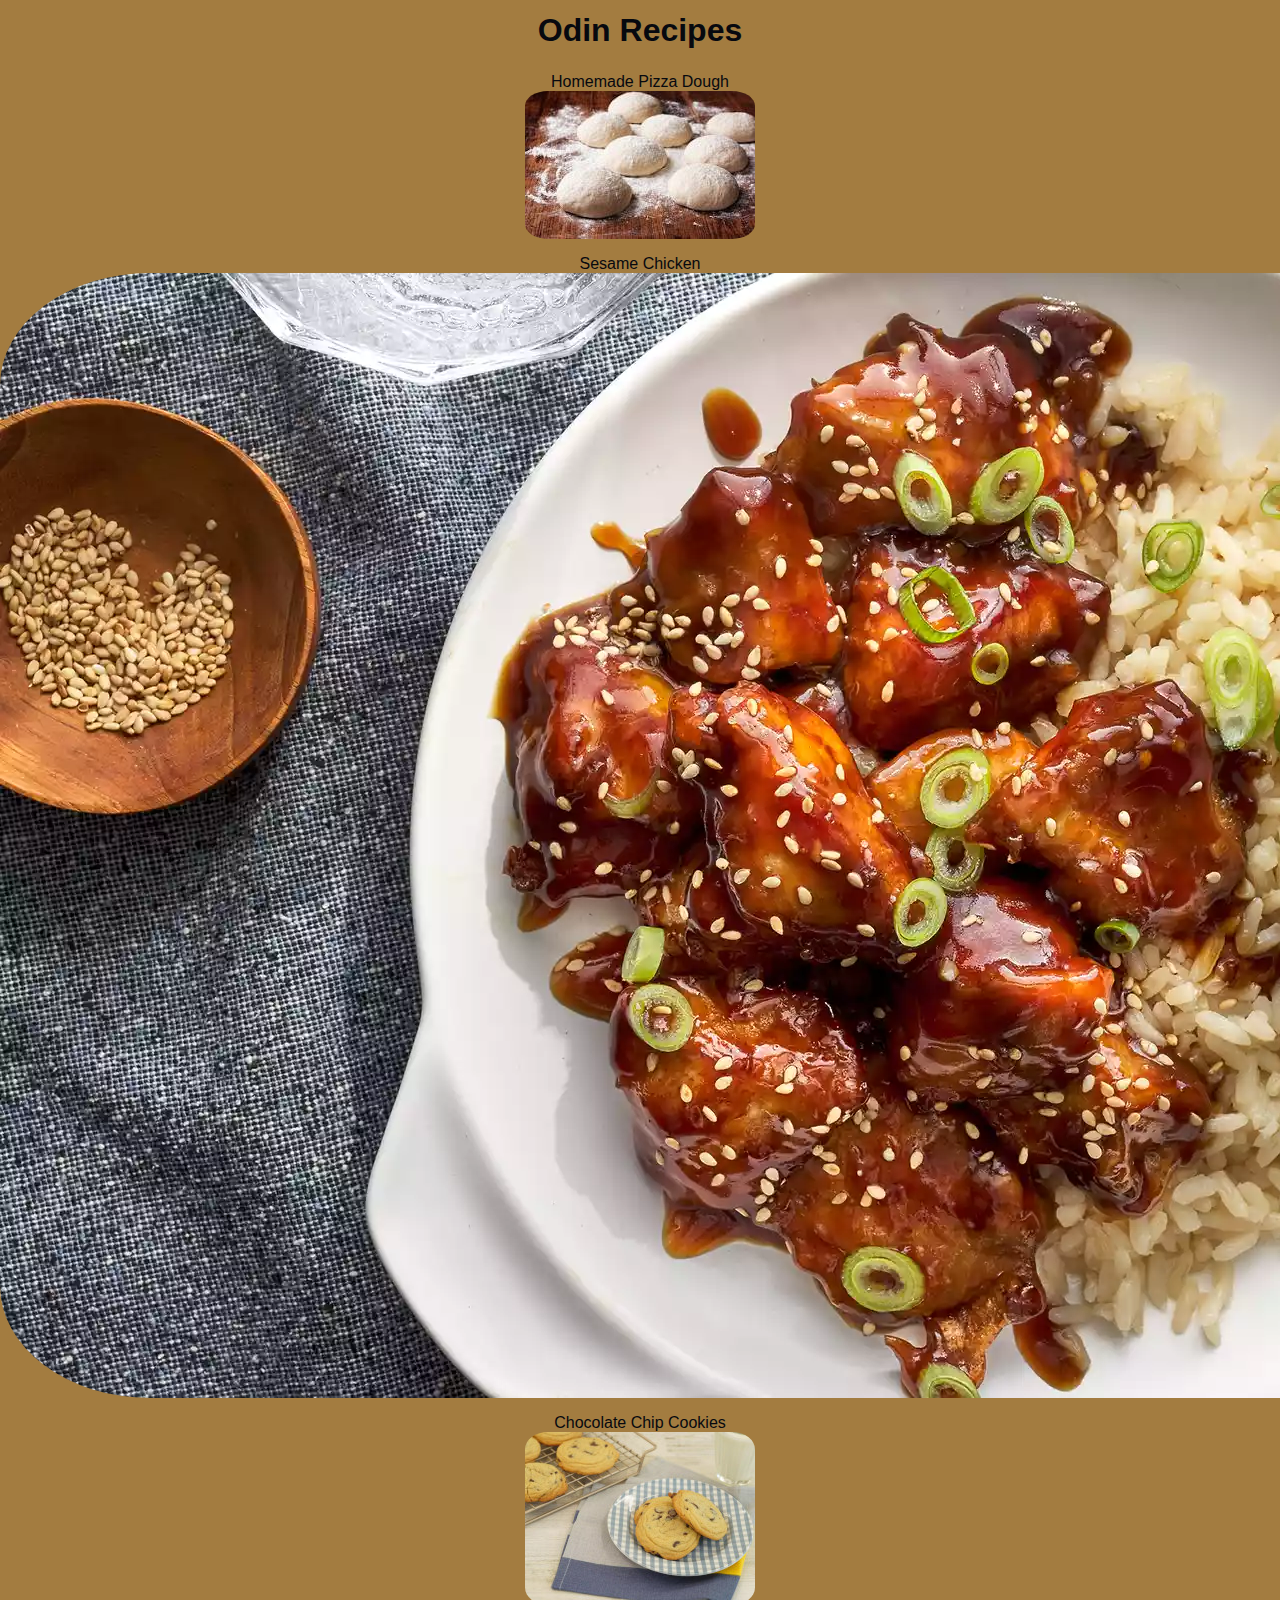
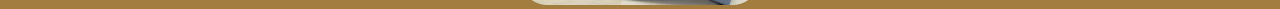
<file: index.html>
<!DOCTYPE html>
<html lang="en">
  <head>
    <meta charset="UTF-8" />
    <meta name="viewport" content="width=device-width, initial-scale=1.0" />
    <title>Odin Recipes</title>
    <link rel="stylesheet" href="styles.css" />
  </head>
  <body>
    <div id="odin-recipe-list">
      <h1>Odin Recipes</h1>
      <ul>
        <li class="recipe">
          <a id="pizza-dough" href="recipes/pizza-dough.html"
            >Homemade Pizza Dough</a
          >
        </li>
        <img src="images/pizza-dough.jpeg" alt="an image of pizza dough" />
        <li class="recipe">
          <a id="sesame-chicken" href="recipes/sesame-chicken.html"
            >Sesame Chicken</a
          >
        </li>
        <img
          src="images/sesame-chicken.jpeg"
          alt="an image of sesame chicken"
        />
        <li class="recipe">
          <a
            id="chocolate-chip-cookies"
            href="recipes/chocolate-chip-cookies.html"
            >Chocolate Chip Cookies</a
          >
        </li>
        <img
          src="images/chocolate-chip-cookies.jpeg"
          alt="an image of chocolate chip cookies"
        />
      </ul>
    </div>
  </body>
</html>
</file>
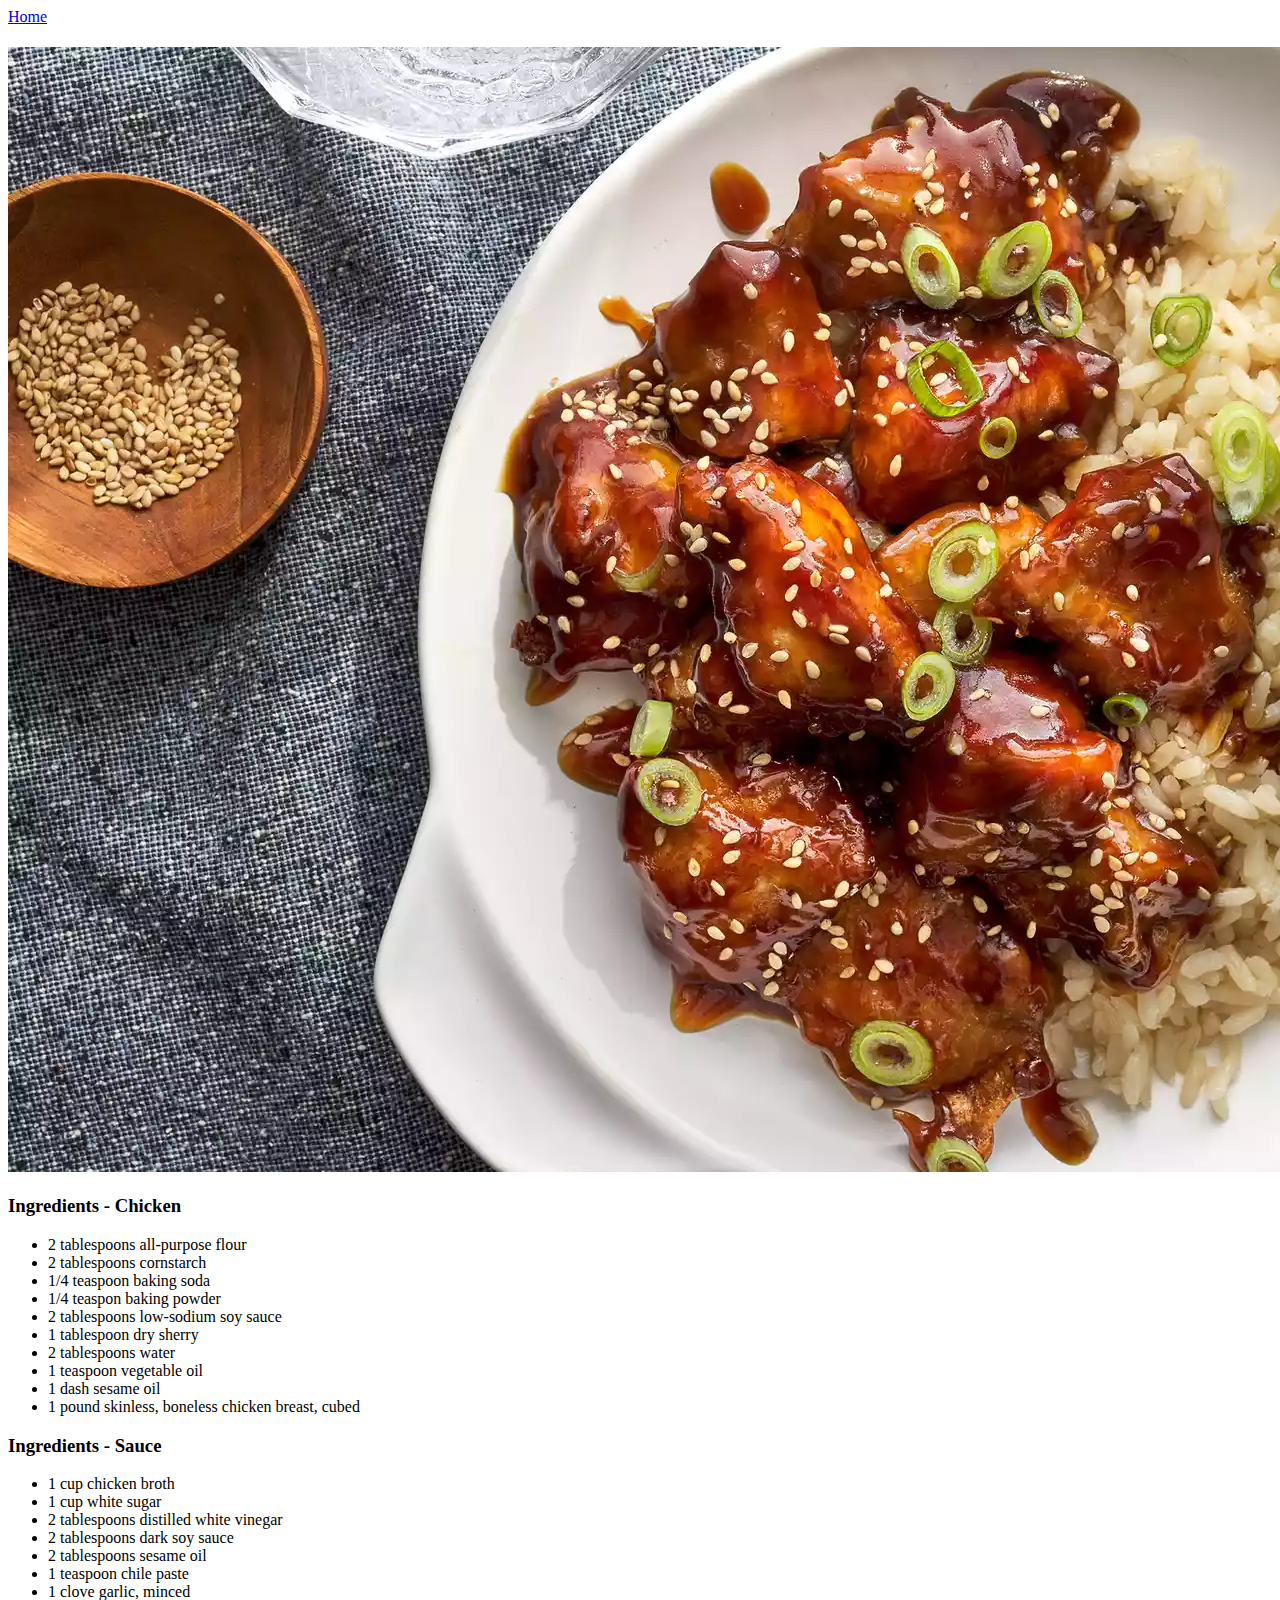
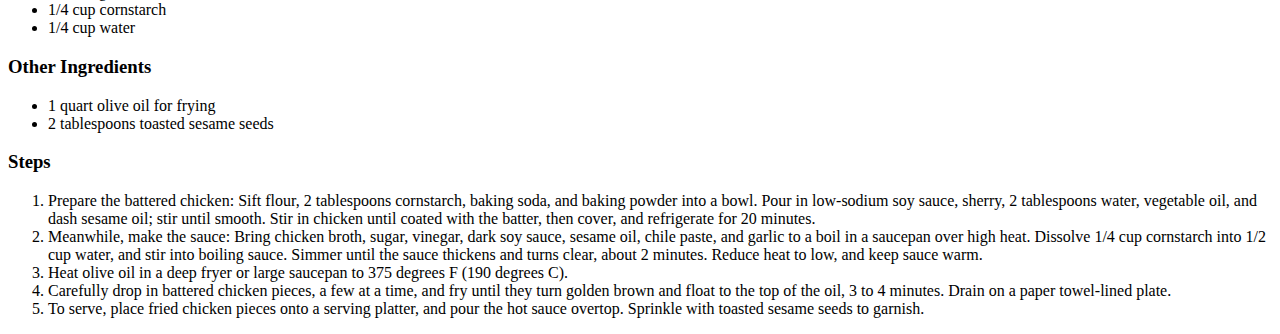
<file: recipes/sesame-chicken.html>
<!DOCTYPE html>
<html lang="en">
<head>
    <meta charset="UTF-8">
    <meta name="viewport" content="width=device-width, initial-scale=1.0">
    <title>Sesame Chicken</title>
</head>
<body>
    <a href="../index.html">Home</a>
    <h1></h1>
    <img src="../images/sesame-chicken.jpeg" alt="Sesame chicken with some rice and green onions">
    <h3>Ingredients - Chicken</h3>
    <ul>
        <li>2 tablespoons all-purpose flour</li>
        <li>2 tablespoons cornstarch</li>
        <li>1/4 teaspoon baking soda</li>
        <li>1/4 teaspon baking powder</li>
        <li>2 tablespoons low-sodium soy sauce</li>
        <li>1 tablespoon dry sherry</li>
        <li>2 tablespoons water</li>
        <li>1 teaspoon vegetable oil</li>
        <li>1 dash sesame oil</li>
        <li>1 pound skinless, boneless chicken breast, cubed</li>
    </ul>
    <h3>Ingredients - Sauce</h3>
    <ul>
        <li>1 cup chicken broth</li>
        <li>1 cup white sugar</li>
        <li>2 tablespoons distilled white vinegar</li>
        <li>2 tablespoons dark soy sauce</li>
        <li>2 tablespoons sesame oil</li>
        <li>1 teaspoon chile paste</li>
        <li>1 clove garlic, minced</li>
        <li>1/4 cup cornstarch</li>
        <li>1/4 cup water</li>
    </ul>
    <h3>Other Ingredients</h3>
    <ul>
        <li>1 quart olive oil for frying</li>
        <li>2 tablespoons toasted sesame seeds</li>
    </ul>
    <h3>Steps</h3>
    <ol>
        <li>Prepare the battered chicken: Sift flour, 2 tablespoons cornstarch, baking soda, and baking powder into a bowl. 
            Pour in low-sodium soy sauce, sherry, 2 tablespoons water, vegetable oil, and dash sesame oil; stir until smooth. Stir in chicken until coated with the batter, then cover, and refrigerate for 20 minutes.</li>
        <li>Meanwhile, make the sauce: Bring chicken broth, sugar, vinegar, dark soy sauce, sesame oil, chile paste, and garlic to a boil in a saucepan over high heat. 
            Dissolve 1/4 cup cornstarch into 1/2 cup water, and stir into boiling sauce. Simmer until the sauce thickens and turns clear, about 2 minutes. Reduce heat to low, and keep sauce warm.</li>
        <li>Heat olive oil in a deep fryer or large saucepan to 375 degrees F (190 degrees C).</li>
        <li>Carefully drop in battered chicken pieces, a few at a time, and fry until they turn golden brown and float to the top of the oil, 3 to 4 minutes. 
            Drain on a paper towel-lined plate.</li>
        <li>To serve, place fried chicken pieces onto a serving platter, and pour the hot sauce overtop. Sprinkle with toasted sesame seeds to garnish.</li>
    </ol>
</body>
</html>
</file>
<file: styles.css>
/* Universal styles */
* {
  box-sizing: border-box;
  margin: 0;
  padding: 0;
}

body {
  background-color: #a37c40;
  font-family: Verdana, Tahoma, sans-serif;
}

#home-button {
  margin-left: 12px;
  padding-top: 8px;
}

/* Styles for index.html */
#odin-recipe-list {
  text-align: center;
}

#odin-recipe-list h1 {
  margin: 0 auto;
  padding: 12px 12px;
  color: #07090f;
}

#odin-recipe-list ul {
  list-style-type: none;
}

#odin-recipe-list a {
  text-decoration: none;
  color: #07090f;
}

#odin-recipe-list a:hover {
  color: #98473e;
}

#odin-recipe-list a:active {
  color: #d6c3c9;
}

#odin-recipe-list img {
  border-radius: 10%;
}

.recipe {
  padding-top: 12px;
}

/* Styles for pizza-dough.html */
#pizza-dough-recipe {
  margin-left: 24px;
  padding: 12px;
  text-align: left;
  line-height: 1.5;
}

/* Styles for sesame-chicken.html */
#sesame-chicken-recipe {
  margin-left: 24px;
  padding: 12px;
  text-align: left;
  line-height: 1.5;
}

/* Styles for chocolate-chip-cookies.html */
</file>
